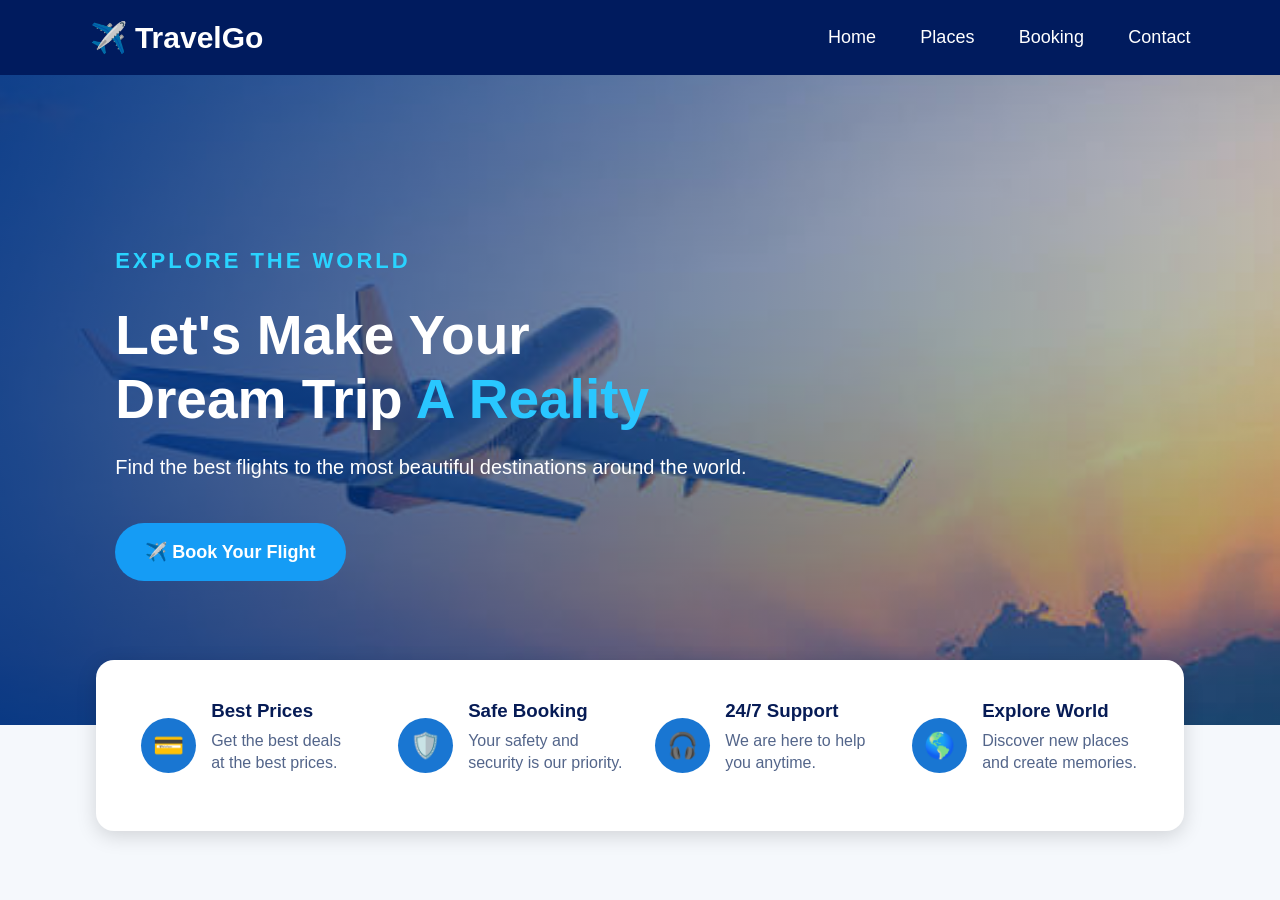
<file: index.html>
<!DOCTYPE html>
<html>
<head>
    <title>TravelGo - Home</title>
    <link rel="stylesheet" href="hstyle.css">
</head>

<body>

<!-- Navigation Bar -->
<nav>
    <div class="logo">✈️ TravelGo</div>

    <div class="links">
        <a href="index.html">Home</a>
        <a href="places.html">Places</a>
        <a href="booking.html">Booking</a>
        <a href="contact.html">Contact</a>
    </div>
</nav>


<!-- Hero Section -->
<section class="hero">

    <div class="hero-text">

        <h4>EXPLORE THE WORLD</h4>

        <h1>
            Let's Make Your<br>
            Dream Trip <span>A Reality</span>
        </h1>

        <p>
            Find the best flights to the most beautiful
            destinations around the world.
        </p>

        <a href="booking.html" class="book-btn">
            ✈️ Book Your Flight
        </a>

    </div>
    <div class="hero-image">


        </div>

    </div>

</section>


<!-- Features -->
<section class="features">

    <div class="feature">
        <div class="icon">💳</div>
        <div>
            <h3>Best Prices</h3>
            <p>Get the best deals<br>at the best prices.</p>
        </div>
    </div>


    <div class="feature">
        <div class="icon">🛡️</div>
        <div>
            <h3>Safe Booking</h3>
            <p>Your safety and<br>security is our priority.</p>
        </div>
    </div>


    <div class="feature">
        <div class="icon">🎧</div>
        <div>
            <h3>24/7 Support</h3>
            <p>We are here to help<br>you anytime.</p>
        </div>
    </div>


    <div class="feature">
        <div class="icon">🌎</div>
        <div>
            <h3>Explore World</h3>
            <p>Discover new places<br>and create memories.</p>
        </div>
    </div>

</section>



</body>
</html>
</file>
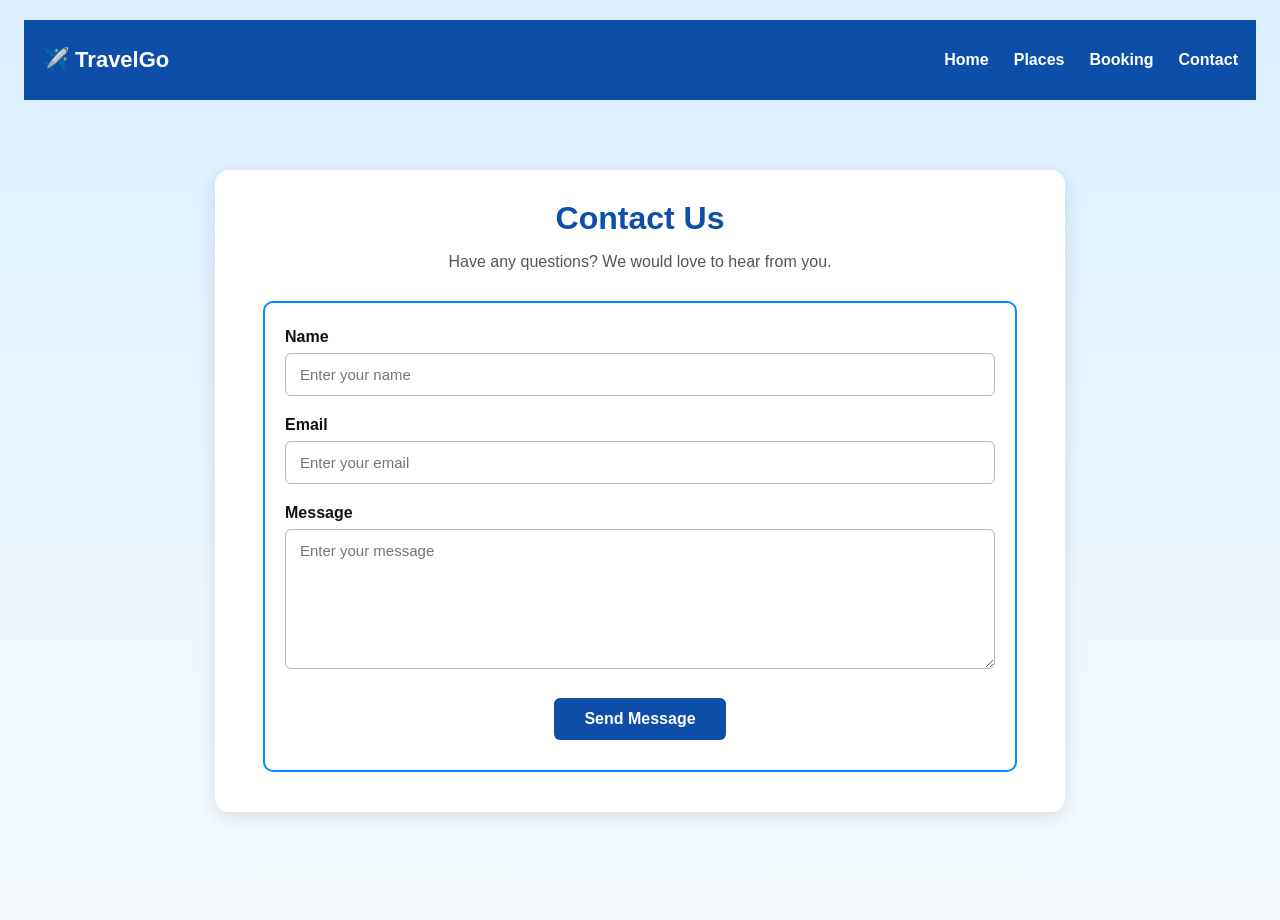
<file: contact.html>
<!DOCTYPE html>
<html>
<head>
    <title>TravelGo - Contact</title>
     <link rel="stylesheet" type="text/css" href="contact.css">
</head>

<body>

<nav>
    <div class="logo">✈️ TravelGo</div>

    <div class="links">
        <a href="index.html">Home</a>
        <a href="places.html">Places</a>
        <a href="booking.html">Booking</a>
        <a href="contact.html">Contact</a>
    </div>
</nav>


<!-- Contact Section -->

<div class="contact">

    <h1>Contact Us</h1>

    <p>Have any questions? We would love to hear from you.</p>


    <form>

        <label>Name</label>
        <input type="text" placeholder="Enter your name">

        <label>Email</label>
        <input type="email" placeholder="Enter your email">

        <label>Message</label>
        <textarea placeholder="Enter your message"></textarea>

        <button type="submit">Send Message</button>

    </form>

</div>

</body>
</html>
</file>
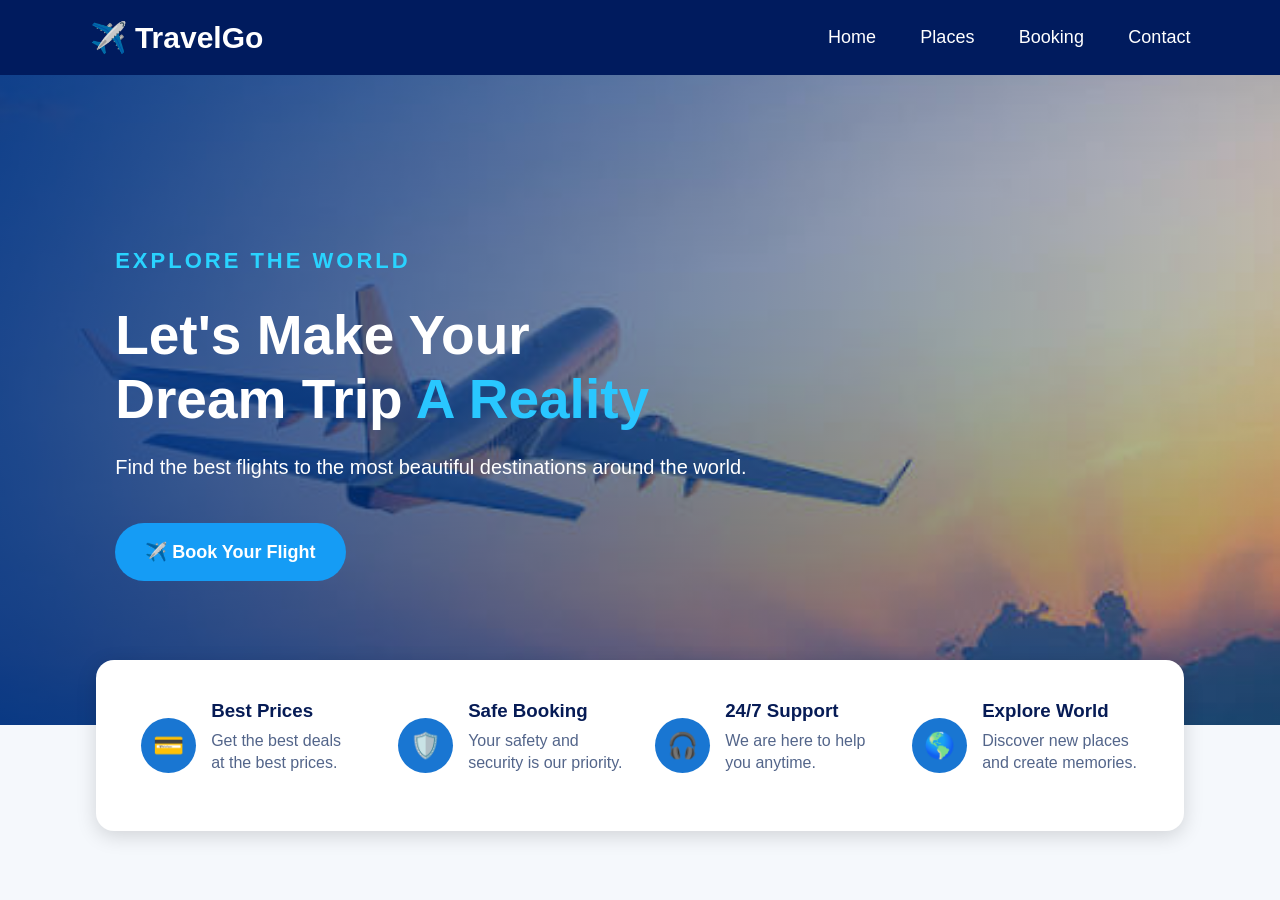
<file: home.html>
<!DOCTYPE html>
<html>
<head>
    <title>TravelGo - Home</title>
    <link rel="stylesheet" href="hstyle.css">
</head>

<body>

<!-- Navigation Bar -->
<nav>
    <div class="logo">✈️ TravelGo</div>

    <div class="links">
        <a href="home.html">Home</a>
        <a href="places.html">Places</a>
        <a href="booking.html">Booking</a>
        <a href="contact.html">Contact</a>
    </div>
</nav>


<!-- Hero Section -->
<section class="hero">

    <div class="hero-text">

        <h4>EXPLORE THE WORLD</h4>

        <h1>
            Let's Make Your<br>
            Dream Trip <span>A Reality</span>
        </h1>

        <p>
            Find the best flights to the most beautiful
            destinations around the world.
        </p>

        <a href="booking.html" class="book-btn">
            ✈️ Book Your Flight
        </a>

    </div>
    <div class="hero-image">


        </div>

    </div>

</section>


<!-- Features -->
<section class="features">

    <div class="feature">
        <div class="icon">💳</div>
        <div>
            <h3>Best Prices</h3>
            <p>Get the best deals<br>at the best prices.</p>
        </div>
    </div>


    <div class="feature">
        <div class="icon">🛡️</div>
        <div>
            <h3>Safe Booking</h3>
            <p>Your safety and<br>security is our priority.</p>
        </div>
    </div>


    <div class="feature">
        <div class="icon">🎧</div>
        <div>
            <h3>24/7 Support</h3>
            <p>We are here to help<br>you anytime.</p>
        </div>
    </div>


    <div class="feature">
        <div class="icon">🌎</div>
        <div>
            <h3>Explore World</h3>
            <p>Discover new places<br>and create memories.</p>
        </div>
    </div>

</section>



</body>
</html>
</file>
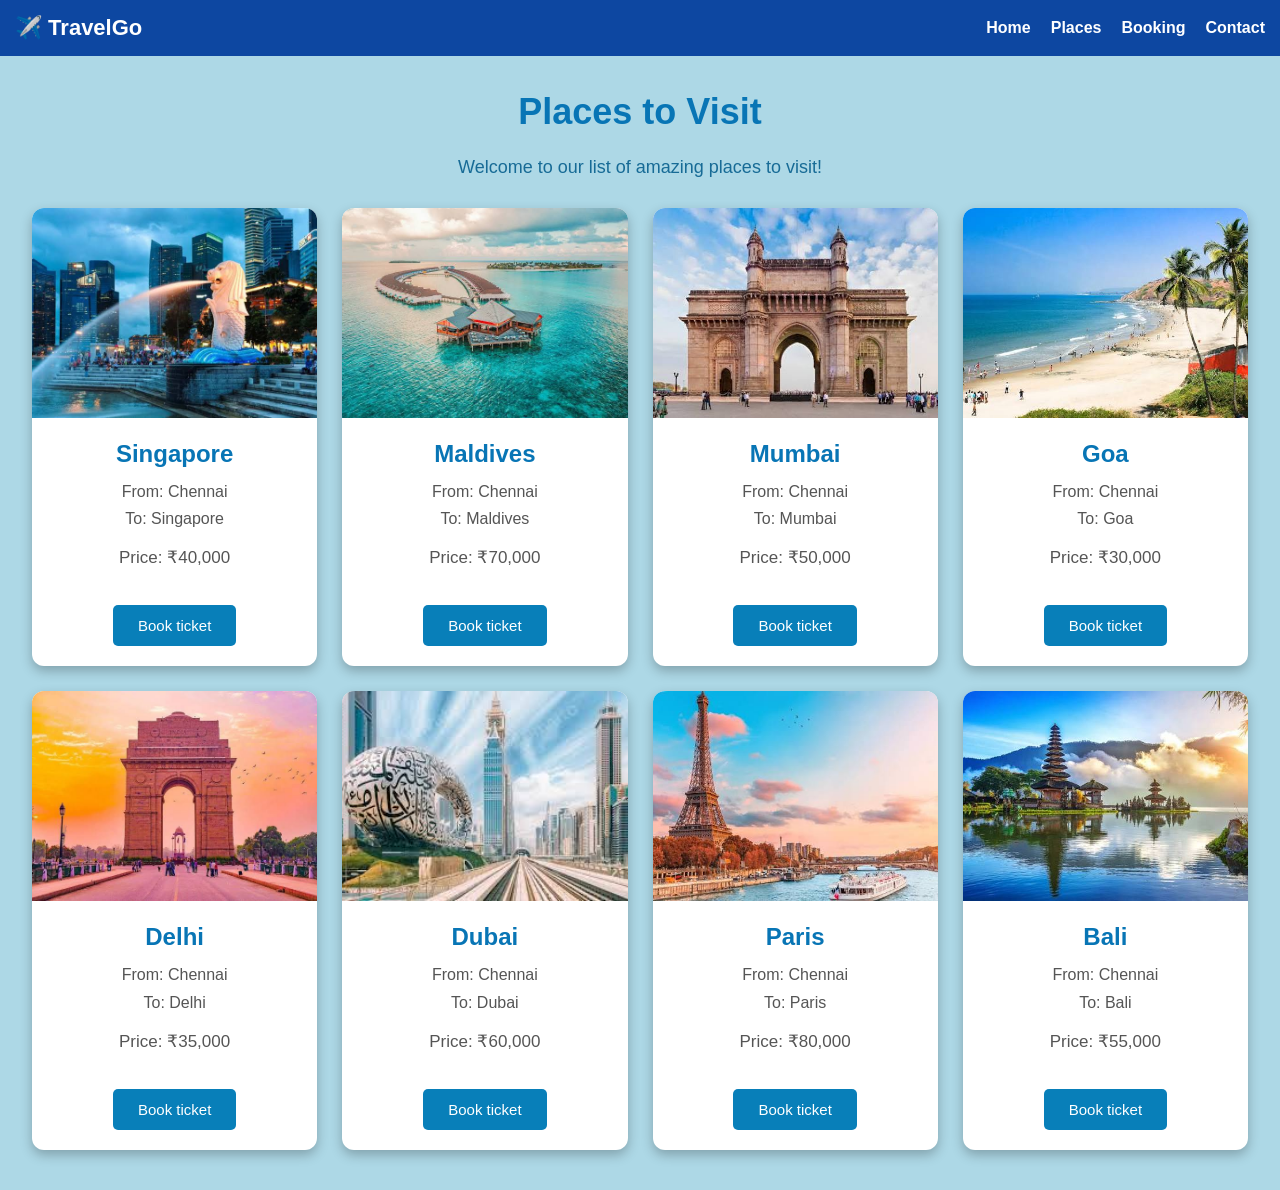
<file: places.html>
<!DOCTYPE html>
<html>
<head>
    <title>Places to Visit</title>
<link rel="stylesheet" type="text/css" href="pstyle.css">


</head>

<body>
<nav class="navbar">

    <div class="logo">✈️ TravelGo</div>

    <ul>
        <li><a href="index.html">Home</a></li>
        <li><a href="places.html">Places</a></li>
        <li><a href="booking.html">Booking</a></li>
        <li><a href="contact.html">Contact</a></li>
    </ul>

</nav>
    <h1>Places to Visit</h1>

    <p class="welcome">
        Welcome to our list of amazing places to visit!
    </p>

    <div class="places">

        <!-- Singapore -->
        <div class="card">
            <img src="singapore.jpg">

            <h2>Singapore</h2>

            <div class="details">
                From: Chennai<br>
                To: Singapore
            </div>

            <p class="price">Price: ₹40,000</p>

            <button class="btn">Book ticket</button>
        </div>


        <!-- Maldives -->
        <div class="card">
            <img src="maldives.jpg">

            <h2>Maldives</h2>

            <div class="details">
                From: Chennai<br>
                To: Maldives
            </div>

            <p class="price">Price: ₹70,000</p>

            <button class="btn">Book ticket</button>
        </div>


        <!-- Mumbai -->
        <div class="card">
            <img src="mumbai.jpg">

            <h2>Mumbai</h2>

            <div class="details">
                From: Chennai<br>
                To: Mumbai
            </div>

            <p class="price">Price: ₹50,000</p>

            <button class="btn">Book ticket</button>
        </div>


        <!-- Goa -->
        <div class="card">
            <img src="goa.jpg">

            <h2>Goa</h2>

            <div class="details">
                From: Chennai<br>
                To: Goa
            </div>

            <p class="price">Price: ₹30,000</p>

            <button class="btn">Book ticket</button>
        </div>


        <!-- Delhi -->
        <div class="card">
            <img src="delhi.jpg">

            <h2>Delhi</h2>

            <div class="details">
                From: Chennai<br>
                To: Delhi
            </div>

            <p class="price">Price: ₹35,000</p>

            <button class="btn">Book ticket</button>
        </div>


        <!-- Dubai -->
        <div class="card">
            <img src="dubai.jpg">

            <h2>Dubai</h2>

            <div class="details">
                From: Chennai<br>
                To: Dubai
            </div>

            <p class="price">Price: ₹60,000</p>

            <button class="btn">Book ticket</button>
        </div>


        <!-- Paris -->
        <div class="card">
            <img src="paris.jpg">

            <h2>Paris</h2>

            <div class="details">
                From: Chennai<br>
                To: Paris
            </div>

            <p class="price">Price: ₹80,000</p>

            <button class="btn">Book ticket</button>
        </div>


        <!-- Bali -->
        <div class="card">
            <img src="bali.jpg">

            <h2>Bali</h2>

            <div class="details">
                From: Chennai<br>
                To: Bali
            </div>

            <p class="price">Price: ₹55,000</p>

            <button class="btn">Book ticket</button>
        </div>

    </div>

</body>
</html>
</file>
<file: hstyle.css>
* {
    box-sizing: border-box;
}

body {
    margin: 0;
    font-family: Arial, sans-serif;
    background: #f5f8fc;
}


/* ================= NAVBAR ================= */

nav {
    height: 75px;
    background: #001b5e;
    display: flex;
    justify-content: space-between;
    align-items: center;
    padding: 0 7%;
}

.logo {
    color: white;
    font-size: 30px;
    font-weight: bold;
}

.links a {
    color: white;
    text-decoration: none;
    margin-left: 40px;
    font-size: 18px;
}

.links a:hover {
    color: #29b6f6;
}


/* ================= HERO ================= */

.hero {
    height: 650px;

    background-image:
        linear-gradient(
            to right,
            rgba(0, 55, 140, 0.85),
            rgba(0, 90, 180, 0.25)
        ),
        url("travel2.jpg");

    background-size: cover;
    background-position: center;

    display: flex;
    align-items: center;

    padding-left: 9%;
}


/* Hero Text */

.hero-text {
    color: white;
    animation: moveText 2s ease;
}

.hero-text h4 {
    color: #29d3ff;
    font-size: 22px;
    letter-spacing: 3px;
}

.hero-text h1 {
    font-size: 55px;
    margin: 15px 0;
}

.hero-text h1 span {
    color: #29c7ff;
}

.hero-text p {
    font-size: 20px;
    line-height: 1.6;
}


/* Book Button */

.book-btn {
    display: inline-block;
    margin-top: 20px;
    padding: 18px 30px;
    background: #159cf5;
    color: white;
    text-decoration: none;
    border-radius: 30px;
    font-size: 18px;
    font-weight: bold;
}

.book-btn:hover {
    background: #0075d1;
}


/* ================= ANIMATION ================= */

@keyframes moveText {

    from {
        opacity: 0;
        transform: translateY(30px);
    }

    to {
        opacity: 1;
        transform: translateY(0);
    }

}


/* ================= FEATURES ================= */

.features {
    width: 85%;
    margin: -65px auto 0;
    background: white;

    display: flex;
    justify-content: space-around;
    align-items: center;

    padding: 30px;

    border-radius: 18px;

    box-shadow: 0 5px 20px rgba(0,0,0,0.15);

    position: relative;
}


.feature {
    display: flex;
    align-items: center;
    width: 24%;
    padding: 10px;
}

.icon {
    width: 55px;
    height: 55px;

    background: #1976d2;
    color: white;

    border-radius: 50%;

    display: flex;
    align-items: center;
    justify-content: center;

    font-size: 25px;

    margin-right: 15px;
}

.feature h3 {
    margin: 0;
    color: #061b55;
}

.feature p {
    margin-top: 8px;
    color: #53658a;
    line-height: 1.4;
}


/* ================= DESTINATION ================= */

.destination {
    text-align: center;
    padding: 60px 20px;
}

.destination p {
    color: #1976d2;
    font-weight: bold;
    letter-spacing: 2px;
}

.destination h2 {
    color: #071b52;
    font-size: 38px;
}


/* ================= MOBILE ================= */

@media (max-width: 700px) {

    nav {
        padding: 15px;
        height: auto;
        flex-direction: column;
    }

    .links {
        margin-top: 15px;
    }

    .links a {
        margin: 8px;
        font-size: 14px;
    }

    .hero {
        height: 550px;
        padding: 30px;
    }

    .hero-text h1 {
        font-size: 38px;
    }

    .features {
        width: 90%;
        flex-direction: column;
    }

    .feature {
        width: 100%;
        margin-bottom: 15px;
    }
}
</file>
<file: contact.css>
/* =========================
   General Page Styling
========================= */

* {
    box-sizing: border-box;
}

body {
    margin: 0;
    font-family: Arial, Helvetica, sans-serif;
    background: linear-gradient(to bottom, #dcefff, #f5fbff);
    color: #111;
    min-height: 100vh;
}


/* =========================
   Navigation Bar
========================= */

nav {
    width: calc(100% - 48px);
    margin: 20px 24px 0;
    height: 80px;

    background-color: #0d4fa8;

    display: flex;
    align-items: center;
    justify-content: space-between;

    padding: 0 18px;
    color: white;
}

.logo {
    font-size: 22px;
    font-weight: bold;
}

.links {
    display: flex;
    gap: 25px;
}

.links a {
    color: white;
    text-decoration: none;
    font-size: 16px;
    font-weight: bold;
}

.links a:hover {
    color: #cfe7ff;
}


/* =========================
   Contact Section
========================= */

.contact {
    width: 850px;
    max-width: calc(100% - 40px);

    margin: 70px auto;

    background-color: white;

    padding: 30px 48px 40px;

    border-radius: 14px;

    box-shadow: 0 5px 20px rgba(0, 0, 0, 0.12);

    text-align: center;
}


/* Contact Heading */

.contact h1 {
    color: #0d4fa8;
    font-size: 32px;
    margin: 0 0 10px;
}

.contact p {
    color: #555;
    font-size: 16px;
    margin-bottom: 30px;
}


/* =========================
   Contact Form
========================= */

.contact form {
    border: 2px solid #008cff;
    border-radius: 10px;

    padding: 25px 20px 30px;

    text-align: left;
}


/* Labels */

.contact label {
    display: block;

    font-size: 16px;
    font-weight: bold;

    margin-bottom: 7px;
    color: #111;
}


/* Input Fields */

.contact input,
.contact textarea {
    width: 100%;

    padding: 12px 14px;

    border: 1px solid #b8b8b8;
    border-radius: 6px;

    font-size: 15px;
    font-family: Arial, Helvetica, sans-serif;

    margin-bottom: 20px;

    outline: none;
}


/* Textarea */

.contact textarea {
    height: 140px;
    resize: vertical;
}


/* Focus Effect */

.contact input:focus,
.contact textarea:focus {
    border: 2px solid #008cff;
}


/* =========================
   Send Button
========================= */

.contact button {
    display: block;

    margin: 5px auto 0;

    background-color: #0d4fa8;
    color: white;

    border: none;
    border-radius: 6px;

    padding: 12px 30px;

    font-size: 16px;
    font-weight: bold;

    cursor: pointer;
}

.contact button:hover {
    background-color: #083d85;
}


/* =========================
   Mobile Responsive
========================= */

@media (max-width: 700px) {

    nav {
        height: auto;
        padding: 18px;
        flex-direction: column;
        gap: 15px;
    }

    .links {
        gap: 15px;
        flex-wrap: wrap;
        justify-content: center;
    }

    .contact {
        margin: 40px auto;
        padding: 25px 20px;
    }

    .contact h1 {
        font-size: 27px;
    }
}
</file>
<file: pstyle.css>
body {
            margin: 0;
            font-family: Arial, sans-serif;
            background-color: #add8e6;
        }

        h1 {
            text-align: center;
            color: #0875b5;
            margin-top: 35px;
            font-size: 36px;
        }

        .welcome {
            text-align: center;
            color: #176b96;
            font-size: 18px;
            margin-bottom: 30px;
        }

        /* 4 cards in one row */
        .places {
            width: 95%;
            margin: auto;
            display: grid;
            grid-template-columns: repeat(4, 1fr);
            gap: 25px;
            padding-bottom: 40px;
        }

        .card {
            background-color: white;
            border-radius: 12px;
            overflow: hidden;
            box-shadow: 0 5px 12px rgba(0, 0, 0, 0.25);
            text-align: center;
        }

        .card img {
            width: 100%;
            height: 210px;
            object-fit: cover;
        }

        .card h2 {
            color: #0875b5;
            margin: 18px 0 10px;
            font-size: 24px;
        }

        .details {
            color: #555;
            font-size: 16px;
            line-height: 1.7;
        }

        .price {
            margin-top: 15px;
            font-size: 17px;
            color: #555;
        }

        .btn {
            background-color: #087fb9;
            color: white;
            border: none;
            padding: 12px 25px;
            margin: 20px 0;
            border-radius: 5px;
            font-size: 15px;
            cursor: pointer;
        }

        .btn:hover {
            background-color: #055f8a;
        }

        /* For tablets */
        @media (max-width: 1000px) {
            .places {
                grid-template-columns: repeat(2, 1fr);
            }
        }

        /* For mobile */
        @media (max-width: 600px) {
            .places {
                grid-template-columns: 1fr;
                width: 90%;
            }
        }
/* Navigation Bar */

.navbar {
    background-color: #0d47a1;
    padding: 15px;
    display: flex;
    justify-content: space-between;
    align-items: center;
}

.logo {
    color: white;
    font-size: 22px;
    font-weight: bold;
}

.navbar ul {
    list-style: none;
    display: flex;
    margin: 0;
}

.navbar li {
    margin-left: 20px;
}

.navbar a {
    color: white;
    text-decoration: none;
    font-weight: bold;
}

.navbar a:hover {
    color: #90caf9;
}
</file>
